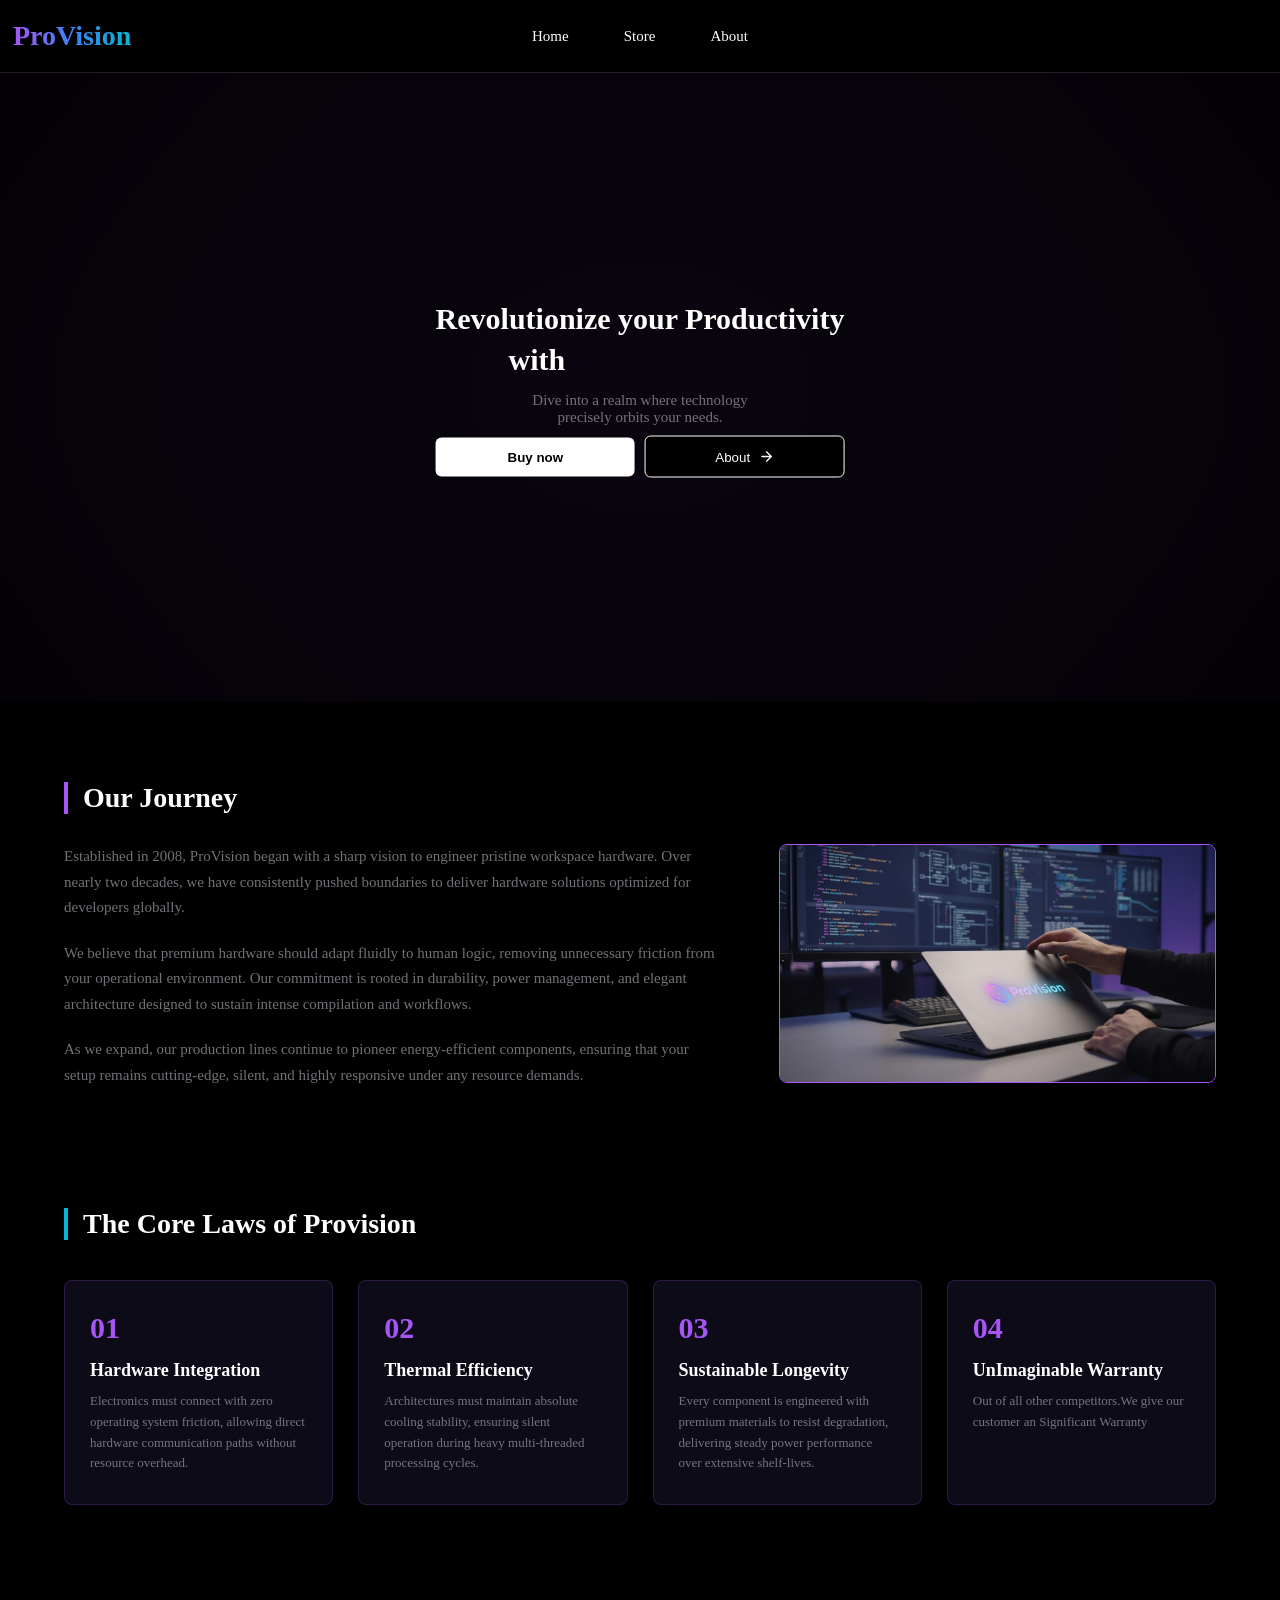
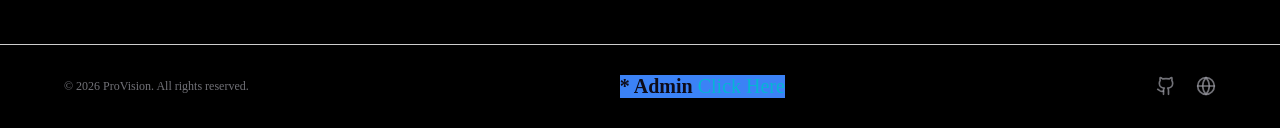
<file: index.html>
<!DOCTYPE html>
<html lang="en">
<head>
    <meta charset="UTF-8">
    <meta name="viewport" content="width=device-width, initial-scale=1.0">
    <meta http-equiv="X-UA-Compatible" content="IE=7">
    <meta name="description" content="Here you can Buy Top Tier Electronics">
    <link rel="stylesheet" href="./css/style.css">
    
    <title>ProVision</title>
</head>
<body>
    <header class="hero-section">
        <div class="nav-container">
            <nav class="nav-hero container">
                <h2 class="logo"><a href="./index.html">ProVision</a></h2>
                <div class="li-container">
                    <ul class="links">
                        <li class="nav-items"><a href="./index.html">Home</a></li>
                        <li class="nav-items"><a href="./store.html">Store</a></li>
                        <li class="nav-items"><a href="./about.html">About</a></li>
                    </ul>
                </div>
            </nav>
        </div>
       <div class="hero-txt">
        <h1 class="Main-heading">Revolutionize your Productivity <br> with <span class="float"><span>Pro-Electronics</span></span></h1>
        <p class="m-para">Dive into a realm where technology <br> precisely orbits your needs.</p>
        <div class="main-btn-container">
            <button id="st-btn" class="st-btn btn-primary"><a href="./store.html">Buy now</a></button>
        <button class="about-btn btn-primary"><a href="./about.html">About</a> <svg xmlns="http://w3.org/2000/svg" width="24" height="24" viewBox="0 0 24 24" fill="none" stroke="currentColor" stroke-width="2" stroke-linecap="round" stroke-linejoin="round" class="btn-arrow"><line x1="5" y1="12" x2="19" y2="12"></line><polyline points="12 5 19 12 12 19"></polyline></svg></button>
        </div>
       </div>
    </header>

    <article class="company-section container">
        <h2 class="company-heading">Our Journey</h2>
        <div class="journey-layout">
            <div class="company-content animate-slide-left">
                <p class="company-para">Established in 2008, ProVision began with a sharp vision to engineer pristine workspace hardware. Over nearly two decades, we have consistently pushed boundaries to deliver hardware solutions optimized for developers globally.</p>
                <p class="company-para">We believe that premium hardware should adapt fluidly to human logic, removing unnecessary friction from your operational environment. Our commitment is rooted in durability, power management, and elegant architecture designed to sustain intense compilation and workflows.</p>
                <p class="company-para">As we expand, our production lines continue to pioneer energy-efficient components, ensuring that your setup remains cutting-edge, silent, and highly responsive under any resource demands.</p>
            </div>
            <div class="company-img-box animate-slide-right">
                <img src="./img/images.jpg" alt="ProVision Hardware Showcase" class="company-img">
            </div>
        </div>
    </article>

    <article class="laws-section container">
        <h2 class="laws-heading">The Core Laws of Provision</h2>
        <div class="laws-layout">
            <div class="law-card animate-join">
                <div class="law-num">01</div>
                <h3>Hardware Integration</h3>
                <p>Electronics must connect with zero operating system friction, allowing direct hardware communication paths without resource overhead.</p>
            </div>
            <div class="law-card animate-join">
                <div class="law-num">02</div>
                <h3>Thermal Efficiency</h3>
                <p>Architectures must maintain absolute cooling stability, ensuring silent operation during heavy multi-threaded processing cycles.</p>
            </div>
            <div class="law-card animate-join">
                <div class="law-num">03</div>
                <h3>Sustainable Longevity</h3>
                <p>Every component is engineered with premium materials to resist degradation, delivering steady power performance over extensive shelf-lives.</p>
            </div>
            <div class="law-card animate-join">
                <div class="law-num">04</div>
                <h3>UnImaginable Warranty</h3>
                <p>Out of all other competitors.We give our customer an Significant Warranty</p>
            </div>
        </div>
    </article>

    <footer class="main-footer">
        <div class="footer-container container">
            <p class="footer-copy">&copy; 2026 ProVision. All rights reserved.</p>
            <div class="admin-div"><strong> * Admin</strong> <a href="./admin.html" target="_blank">Click Here</a></div>
            <div class="footer-socials">
                <a href="https://github.com" class="social-link" target="_blank">
                    <svg xmlns="http://w3.org" width="24" height="24" viewBox="0 0 24 24" fill="none" stroke="currentColor" stroke-width="2" stroke-linecap="round" stroke-linejoin="round"><path d="M15 22v-4a4.8 4.8 0 0 0-1-3.5c3 0 6-2 6-5.5.08-1.25-.27-2.48-1-3.5.28-1.15.28-2.35 0-3.5 0 0-1 0-3 1.5-2.64-.5-5.36-.5-8 0C6 2 5 2 5 2c-.3 1.15-.3 2.35 0 3.5A5.403 5.403 0 0 0 4 9c0 3.5 3 5.5 6 5.5-.39.49-.68 1.05-.85 1.65-.17.6-.22 1.23-.15 1.85v4"></path><path d="M9 18c-4.51 2-5-2-7-2"></path></svg>
                </a>
                <a href="#" class="social-link">
                    <svg xmlns="http://w3.org" width="24" height="24" viewBox="0 0 24 24" fill="none" stroke="currentColor" stroke-width="2" stroke-linecap="round" stroke-linejoin="round"><circle cx="12" cy="12" r="10"></circle><line x1="2" y1="12" x2="22" y2="12"></line><path d="M12 2a15.3 15.3 0 0 1 4 10 15.3 15.3 0 0 1-4 10 15.3 15.3 0 0 1-4-10 15.3 15.3 0 0 1 4-10z"></path></svg>
                </a>
            </div>
        </div>
    </footer>
</body>
</html>
</file>
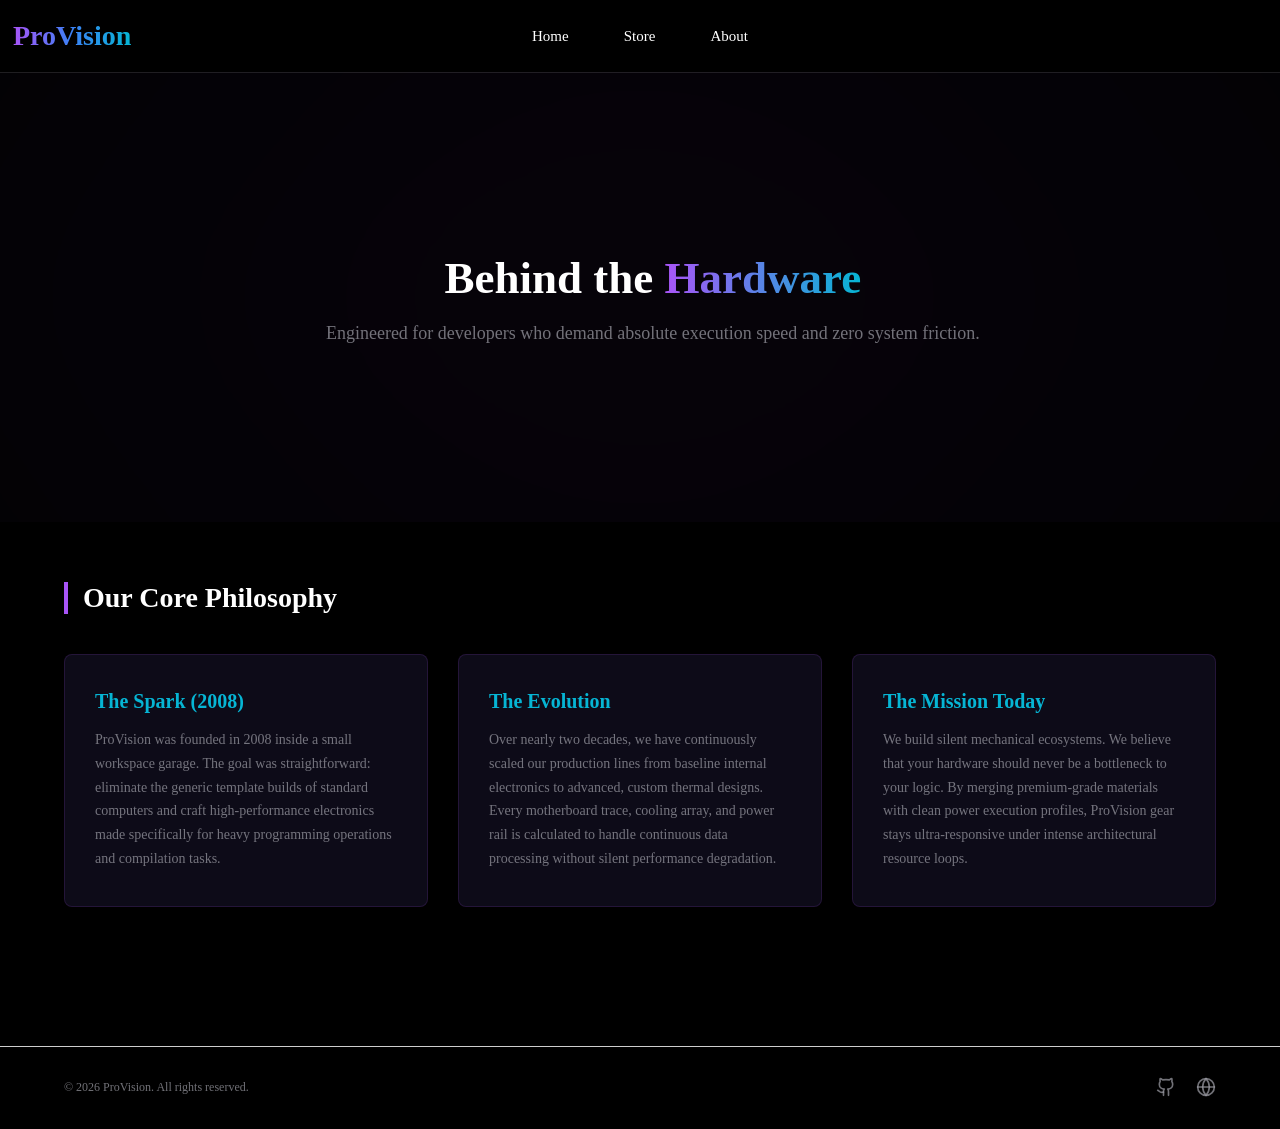
<file: about.html>
<!DOCTYPE html>
<html lang="en">
<head>
    <meta charset="UTF-8">
    <meta name="viewport" content="width=device-width, initial-scale=1.0">
    <meta http-equiv="X-UA-Compatible" content="IE=7">
    <meta name="description" content="Learn more about ProVision and our premium workspace engineering journey.">
    <link rel="stylesheet" href="./css/style.css">
    <script src="./js/app.js" type="module" defer></script>
    <title>ProVision | About Us</title>
</head>
<body>
    <header class="hero-section about-hero">
        <div class="nav-container">
            <nav class="nav-hero container">
                <h2 class="logo"><a href="index.html">ProVision</a></h2>
                <div class="li-container">
                    <ul class="links">
                        <li class="nav-items"><a href="./index.html">Home</a></li>
                        <li class="nav-items"><a href="./store.html">Store</a></li>
                        <li class="nav-items"><a href="./about.html">About</a></li>
                    </ul>
                </div>
            </nav>
        </div>
       <div class="about-container container animate-join">
            <h1 class="about-main-heading">Behind the <span>Hardware</span></h1>
            <p class="about-tagline">Engineered for developers who demand absolute execution speed and zero system friction.</p>
       </div>
    </header>

    <main class="about-content-wrapper container">
        <section class="about-story-section">
            <h2 class="about-subheading">Our Core Philosophy</h2>
            <div class="story-blocks">
                <div class="story-card animate-join">
                    <h3>The Spark (2008)</h3>
                    <p>ProVision was founded in 2008 inside a small workspace garage. The goal was straightforward: eliminate the generic template builds of standard computers and craft high-performance electronics made specifically for heavy programming operations and compilation tasks.</p>
                </div>
                <div class="story-card animate-join">
                    <h3>The Evolution</h3>
                    <p>Over nearly two decades, we have continuously scaled our production lines from baseline internal electronics to advanced, custom thermal designs. Every motherboard trace, cooling array, and power rail is calculated to handle continuous data processing without silent performance degradation.</p>
                </div>
                <div class="story-card animate-join">
                    <h3>The Mission Today</h3>
                    <p>We build silent mechanical ecosystems. We believe that your hardware should never be a bottleneck to your logic. By merging premium-grade materials with clean power execution profiles, ProVision gear stays ultra-responsive under intense architectural resource loops.</p>
                </div>
            </div>
        </section>
    </main>

    <footer class="main-footer">
        <div class="footer-container container">
            <p class="footer-copy">&copy; 2026 ProVision. All rights reserved.</p>
            <div class="footer-socials">
                <a href="https://github.com" class="social-link" target="_blank">
                    <svg xmlns="http://w3.org" width="24" height="24" viewBox="0 0 24 24" fill="none" stroke="currentColor" stroke-width="2" stroke-linecap="round" stroke-linejoin="round"><path d="M15 22v-4a4.8 4.8 0 0 0-1-3.5c3 0 6-2 6-5.5.08-1.25-.27-2.48-1-3.5.28-1.15.28-2.35 0-3.5 0 0-1 0-3 1.5-2.64-.5-5.36-.5-8 0C6 2 5 2 5 2c-.3 1.15-.3 2.35 0 3.5A5.403 5.403 0 0 0 4 9c0 3.5 3 5.5 6 5.5-.39.49-.68 1.05-.85 1.65-.17.6-.22 1.23-.15 1.85v4"></path><path d="M9 18c-4.51 2-5-2-7-2"></path></svg>
                </a>
                <a href="#" class="social-link">
                    <svg xmlns="http://w3.org" width="24" height="24" viewBox="0 0 24 24" fill="none" stroke="currentColor" stroke-width="2" stroke-linecap="round" stroke-linejoin="round"><circle cx="12" cy="12" r="10"></circle><line x1="2" y1="12" x2="22" y2="12"></line><path d="M12 2a15.3 15.3 0 0 1 4 10 15.3 15.3 0 0 1-4 10 15.3 15.3 0 0 1-4-10 15.3 15.3 0 0 1 4-10z"></path></svg>
                </a>
            </div>
        </div>
    </footer>
</body>
</html>
</file>
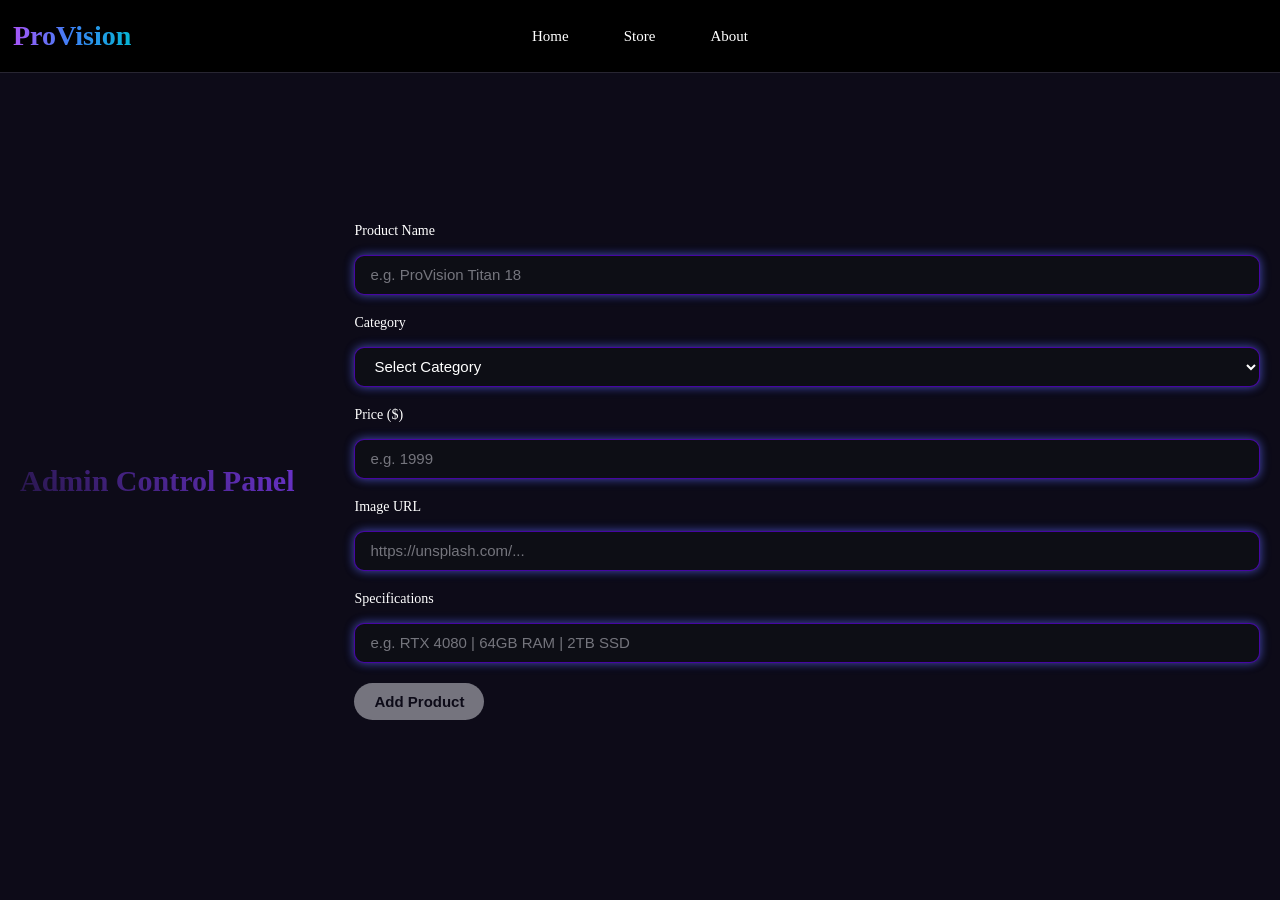
<file: admin.html>
<!DOCTYPE html>
<html lang="en">
<head>
    <meta charset="UTF-8">
    <meta name="viewport" content="width=device-width, initial-scale=1.0">
    <link rel="stylesheet" href="./css/style.css">
    <script src="./js/app.js" type="module" defer></script>
    <title>Admin Panel - ProVision</title>
</head>
<body>
    <main class="nav-container">
        <nav class="nav-hero container">
            <h2 class="logo"><a href="index.html">ProVision</a></h2>
            <div class="li-container">
                <ul class="links">
                    <li class="nav-items"><a href="./index.html">Home</a></li>
                    <li class="nav-items"><a href="./store.html">Store</a></li>
                    <li class="nav-items"><a href="./about.html">About</a></li>
                </ul>
            </div>
        </nav>
    </main>
    <section class=" admin-main-container">
        <h1 class="admin-head">Admin Control Panel</h1>
        <section class="form-container">
            <form id="add-product-form">
                    <div class="field">
                    <label for="p-name">Product Name</label>
                    <input type="text" id="p-name" placeholder="e.g. ProVision Titan 18" required>
                </div>
                <div class="field">
                    <label for="p-category">Category</label>
                    <select id="p-category" required>
                        <option value="" disabled selected>Select Category</option>
                        <option value="Laptops">Laptops</option>
                        <option value="Peripherals">Peripherals</option>
                        <option value="Accessories">Accessories</option>
                    </select>
                </div>
                <div class="field">
                    <label for="p-price">Price ($)</label>
                    <input type="number" id="p-price" placeholder="e.g. 1999" min="1" required>
                </div>
                <div class="field">
                    <label for="p-image">Image URL</label>
                    <input type="url" id="p-image" placeholder="https://unsplash.com/..." required>
                </div>
                <div class="field">
                    <label for="p-specs">Specifications</label>
                    <input type="text" id="p-specs" placeholder="e.g. RTX 4080 | 64GB RAM | 2TB SSD" required>
                </div>
                <div class="submit-action">
                    <button type="submit" id="add-btn" class="btn-primary">Add Product</button>
                </div>
            </form>
        </section>
    </section>
    <script type="module" src="./js/add.js"></script>
</body>
</html>
</file>
<file: css/style.css>
:root{
    --bg:#000;
    --hero:#0b0914;
    --white:#fff;
    --muted:#a1a1aab3;
    --sky:#06b5d4;
    --blue:#3b82f6;
    --purple:#a855f7;
    --royal-purple:#7c3aed;
    --silver-spark:#e4e4e7;
    --field:#0d0e15;
    --obsidian:#0d0b18;
}
*,::after,::before{
    margin: 0;
    padding: 0;
    box-sizing: border-box;
}
html{
    font-size: 62.5%;
}
body{
    padding-top: 8vh;
    font-family: 'Segoe UI';
    background: var(--bg);
    overflow-x: hidden;
    min-height: 100vh;
    width: 100%;
}
/* #########################Utils######################### */
.btn-primary{
    display: inline-block;
    border: none;
    cursor: pointer;
    background: var(--bg);
}
.container{
    max-width: 1300px;
    width: 90%;
    margin: auto;
}
body li{
    list-style: none;

}
body a{
 text-decoration: none;
 color: var(--white);
}
/* #############################Hero################################ */
.hero-section::before {
    content: "";
    position: absolute;
    top: 0;
    left: 0;
    width: 100%;
    height: 100%;
    background: radial-gradient(var(--purple) 30%, var(--bg) 50%);
    filter: blur(2000px);
    opacity: 0.7;
    z-index: -1;
}
.hero-section{
    position: relative;
    width: 100%;
    height: 70vh;
    text-align: center;
    overflow: hidden;

}
.nav-container{
    position:fixed;
    top: 0;
    width: 100%;
    z-index: 100;
    background: #000;
    min-height: 8vh;
    display: flex;
    align-items: center;
    box-shadow: 0px 0px 0.8px var(--white);

}
.nav-hero{
    display: flex;

    flex-direction: row;
    justify-content: center;
    align-items: center;
    width: 100%;
    height: auto;
    position: relative;
}
.logo{
    font-size: 2.8rem;
    position: absolute;
    left: 0.3rem;
    padding: 1rem;
}
.logo a {
    background: linear-gradient(to right, var(--purple), var(--blue), var(--sky));
    -webkit-background-clip: text;
    background-clip: text;
    color: transparent;
    display: inline-block;
}
.links{
    display: flex;
    width: 311px;
    padding: 10px 20px;
    justify-content: space-around;
    font-size: 1.5rem;
}
.nav-items a {
    position: relative;
    display: inline-block;
    transition: transform 0.3s ease, color 0.3s ease;
}
.nav-items a::after {
    content: "";
    position: absolute;
    bottom: -4px;
    left: 0;
    width: 0%;
    height: 2px;
    background: var(--sky);
    transition: width 0.3s ease;
}
.nav-items a:hover {
    color: var(--silver-spark);
    transform: scale(1.03);
}
.nav-items a:hover::after {
    width: 100%;
}
.hero-txt{

    position: absolute;
    left: 50%;
    top: 50%;
    transform: translate(-50%,-50%);
}
.Main-heading{
    font-size: 3rem;
    color: var(--white);
    padding: 0.5rem 0;
}
.Main-heading .float{
    display: inline-block;
    overflow: hidden;

}
.float span{
    display: inline-block;
    color: var(--purple);
    animation: float-color 2.6s ease-in-out infinite forwards;
    transform: translateY(40px);
}
@keyframes float-color {
 0%{
    transform: translateY(40px);
    color: var(--purple);
}
40%{
    color: var(--sky);
}
70%{
    transform: translateY(2px);
    color: var(--blue);
    
}
80%{

    color: var(--purple);
}
100%{
     transform: translateY(-40px);
    color: var(--muted);
 }
}
.m-para{
    color: var(--muted);
    font-size: 1.5rem;
    padding: 1rem;
}
.main-btn-container{
    display: grid;
    grid-template-columns: 1fr 1fr;
    width: 100%;
    text-align: center;
    height: auto;
    gap: 1rem;
    align-items: center;
}
.st-btn {
    padding: 12px 20px;
    background: var(--white);
    border-radius: 6px;
    transition: scale-up 0.4s ease;
}
.st-btn:hover{
    transform: scale(1.03);
    background: var(--silver-spark);
    color: var(--blue);
}
.about-btn:hover{
    transform: scale(1.03);
    background: var(--obsidian);
    color: var(--muted);
}

.st-btn a {
    color: var(--bg);
    font-weight: 700;
    
}

.about-btn {
    padding: 12px 18px;
    background: var(--bg);
    border: 1px solid var(--white);
    border-radius: 6px;
    display: inline-flex;
    align-items: center;
    justify-content: center;
    gap: 8px;
    vertical-align: middle;
    transition: scale-up 0.4s ease;
}

.about-btn a {
    color: var(--white);
    font-weight: 500;
}

.btn-arrow {
    display: inline-block;
    width: 16px;
    height: 16px;
    color: var(--white);
    flex-shrink: 0;
}

/* #############################Company Article Section################################ */
.company-section {
    padding: 8rem 0 4rem 0;
}
.company-heading {
    font-size: 2.8rem;
    color: var(--white);
    border-left: 4px solid var(--purple);
    padding-left: 1.5rem;
    margin-bottom: 3rem;
}
.journey-layout {
    display: flex;
    align-items: flex-start;
    justify-content: space-between;
    gap: 6rem;
}
.company-content {
    flex: 1.2;
}
.company-para {
    font-size: 1.5rem;
    color: var(--muted);
    line-height: 1.7;
    margin-bottom: 2rem;
}
.company-img-box {
    flex: 0.8;
    min-height: 100%;
}
.company-img {
    width: 100%;
    height: auto;
    border-radius: 8px;
    border: 1px solid var(--purple);
}

/* #############################Laws Section################################ */
.laws-section {
    padding: 6rem 0 10rem 0;
}
.laws-heading {
    font-size: 2.8rem;
    color: var(--white);
    border-left: 4px solid var(--sky);
    padding-left: 1.5rem;
    margin-bottom: 4rem;
}
.laws-layout {
    display: flex;
    justify-content: space-between;
    gap: 2.5rem;
    flex-wrap: wrap;
}
.law-card {
    flex: 1;
    min-width: 250px;
    background: #0d0b18;
    border: 1px solid rgba(168, 85, 247, 0.2);
    padding: 3rem 2.5rem;
    border-radius: 8px;
    transition: transform 0.3s ease, border-color 0.3s ease;
}
.law-card:hover {
    transform: translateY(-5px);
    border-color: var(--sky);
}
.law-num {
    font-size: 3rem;
    font-weight: 800;
    color: var(--purple);
    margin-bottom: 1.5rem;
}
.law-card h3 {
    font-size: 1.8rem;
    color: var(--white);
    margin-bottom: 1rem;
}
.law-card p {
    font-size: 1.3rem;
    color: var(--muted);
    line-height: 1.6;
}

/* #############################Animations################################ */
.animate-slide-left {
    animation: slideInLeft 1.2s ease-out both;
}
.animate-slide-right {
    animation: slideInRight 1.2s ease-out both;
}
.animate-join {
    animation: joinUp 1s ease-out both;
}
.laws-layout .law-card:nth-child(1) { animation-delay: 0.1s; }
.laws-layout .law-card:nth-child(2) { animation-delay: 0.2s; }
.laws-layout .law-card:nth-child(3) { animation-delay: 0.3s; }
.laws-layout .law-card:nth-child(4) { animation-delay: 0.5s; }

@keyframes slideInLeft {
    0% {
        transform: translateX(-60px);
        opacity: 0;
    }
    100% {
        transform: translateX(0);
        opacity: 1;
    }
}
@keyframes slideInRight {
    0% {
        transform: translateX(60px);
        opacity: 0;
    }
    100% {
        transform: translateX(0);
        opacity: 1;
    }
}
@keyframes joinUp {
    0% {
        transform: translateY(40px);
        opacity: 0;
    }
    100% {
        transform: translateY(0);
        opacity: 1;
    }
}

/* #############################Footer Section################################ */
.main-footer {
    width: 100%;
    background: #000;
    padding: 3rem 0;
    box-shadow: 0px -0.8px 0px var(--white);
    margin-top: 4rem;
}
.footer-container {
    display: flex;
    justify-content: space-between;
    align-items: center;
}
.footer-copy {
    font-size: 1.2rem;
    color: var(--muted);
}
.footer-socials {
    display: flex;
    gap: 2rem;
}
.social-link {
    color: var(--muted);
    transition: color 0.2s ease;
}
.social-link:hover {
    color: var(--sky);
}
.social-link svg {
    width: 20px;
    height: 20px;
}
/* #############################About Page Layout Additions################################ */
.about-hero {
    height: 50vh;
    width: 100%;
    position: relative;

}
.about-container {

    position: absolute;
    left: 6%;
    top: 40%;
    transform: translate(-50%,-50%);
    text-align: center;
}
.about-main-heading {
    font-size: 4.5rem;
    color: var(--white);
    margin-bottom: 1.5rem;
}
.about-main-heading span {
    background: linear-gradient(to right, var(--purple), var(--sky));
    -webkit-background-clip: text;
    background-clip: text;
    color: transparent;
}
.about-tagline {
    font-size: 1.8rem;
    color: var(--muted);
    max-width: 700px;
    margin: 0 auto;
    line-height: 1.6;
}
.about-content-wrapper {
    padding: 6rem 0 10rem 0;
}
.about-subheading {
    font-size: 2.8rem;
    color: var(--white);
    border-left: 4px solid var(--purple);
    padding-left: 1.5rem;
    margin-bottom: 4rem;
}
.story-blocks {
    display: flex;
    justify-content: space-between;
    gap: 3rem;
    flex-wrap: wrap;
}
.story-card {
    flex: 1;
    min-width: 300px;
    background: #0d0b18;
    border: 1px solid rgba(168, 85, 247, 0.15);
    padding: 3.5rem 3rem;
    border-radius: 8px;
    transition: transform 0.3s ease, border-color 0.3s ease;
}
.story-card:hover {
    transform: translateY(-5px);
    border-color: var(--blue);
}
.story-card h3 {
    font-size: 2rem;
    color: var(--sky);
    margin-bottom: 1.5rem;
}
.story-card p {
    font-size: 1.4rem;
    color: var(--muted);
    line-height: 1.7;
}
.story-blocks .story-card:nth-child(1) { animation-delay: 0.1s; }
.story-blocks .story-card:nth-child(2) { animation-delay: 0.2s; }
.story-blocks .story-card:nth-child(3) { animation-delay: 0.3s; }
/* ######################################Store############################ */
.main-store-container {
    color: var(--white);
    padding: 2rem 0;
}

.St-head {
    text-transform: uppercase;
    color: var(--sky);
    font-size: 4rem;
    text-align: center;
    margin-bottom: 2rem;
}

.filter {
    padding: 2rem 0;
    display: flex;
    justify-content: space-between;
    align-items: center;
    flex-wrap: wrap;
    gap: 1.5rem;
}

.field {
    font-size: 1.7rem;
    display: flex;
    flex-direction: column;
    gap: 0.6rem;
    transition: transform 0.3s ease;
}

.field label {
    color: var(--white);
    font-size: 1.4rem;
}

.field input,
.field select {
    background: var(--field);
    min-height: 4rem;
    padding: 0 1.5rem;
    border: 1px solid #6a00ff9c;
    color: var(--white);
    border-radius: 10px;
    box-shadow: 0 0 8px #8b5cf680, 0 0 12px #0070f34d;
    font-size: 1.5rem;
    outline: none;
    width: 100%;
}

.field input:hover,
.field select:hover {
    border-color: var(--sky);
}

.field select option {
    background-color: #0d0e15;
    color: var(--white);
}

.field input::placeholder {
    color: var(--muted);
}

.div-search {
    flex: 3 1 280px;
}

.div-category {
    flex: 1 1 160px;
}

.sort-by {
    flex: 1.5 1 200px;
}

.product-grid {
    margin-top: 3rem;
    width: 100%;
}

.products {
    display: grid;
    gap: 2.5rem;
    grid-template-columns: repeat(auto-fill, minmax(260px, 1fr));
    list-style: none;
    padding: 0;
}
.product-card {
    font-size: 1.2rem;
    background: var(--obsidian);
    border: 1px groove var(--hero);
    border-radius: 8px;
    padding: 1rem;
    transition: transform 0.3s ease, border-color 0.3s ease;
    width: 100%;
    min-height: 20rem;
}
.product-card *{
    margin-bottom: 0.4rem;
}

.product-card:hover {
    transform: translateY(-5px);
    border-color: var(--royal-purple);
}
.product-image{
    width: 100%;
    height: 200px;
    border-radius: 10px;
}
.productName{
    font-family:Arial, Helvetica, sans-serif;
    color: var(--sky);
    margin: 0;
    
}
.productCategory{
   background:linear-gradient(to left,var(--purple)0% 70%, var(--white));
   -webkit-background-clip: text;
   background-clip: text;
   color: transparent;
}
.productSpecs{
    font-weight: bold;
}
.pfooter{
    display: flex;
    justify-content: space-between;
    align-items: center;
    width: 100%;
    height: auto;
}
.productPrice{
    color: var(--blue);
    font-weight: bolder;
}
/* ########################Admin#L############################# */
body .admin{
    background: var(--field);
}
.admin-main-container{
    font-size: 2rem;
    display: flex;
    justify-content: space-around;
    align-items: center;
    background-color: var(--obsidian);
    min-height: 92vh;
}
.admin-main-container *{
    margin:0 1rem 1rem 1rem;
}
.admin-head{
    text-align: center;
    color: transparent;
    background: linear-gradient(45deg, var(--obsidian), var(--royal-purple), var(--sky));
    background-size: 300% 300%; 
    background-clip: text;
    -webkit-background-clip: text;
    padding: 1rem;
    animation: ch-color 6s ease infinite; 
}
@keyframes ch-color {
    0% {
        background-position: 0% 50%;
    }
    50% {
        background-position: 100% 50%;
    }
    100% {
        background-position: 0% 50%;
    }
}
.form-container{
    flex: 2 1;
}
.admin-div{
    font-size: 2rem;
    background: var(--blue);
}
.admin-div strong{
    color: var(--obsidian);
}
.admin-div a{
    color: var(--sky);
    transition: color 0.4s ease,;
}
.admin-div a:hover{
    color: var(--hero);
}
#add-btn{
    padding: 10px 20px;
    background: var(--muted);
    border-radius: 20px;
    font-size: 1.5rem;
    font-weight: bold;
    max-width: 140px;
    color: var(--obsidian);
    transition: background 0.4s ease;

}
#add-btn:hover{
    background: var(--silver-spark);
}
@media (max-width:720px){
    .admin-main-container{
        display: flex;
        flex-direction: column;
        width: 100%;
    }
    .admin-main-container *{
        width: 90%;
    }
}
@media (max-width:500px){
    html{
        font-size: 50%;
    }
    .nav-hero .links{
        width: 100px;
        gap: 3rem;
        margin-left: -5rem;
    }
}
</file>
